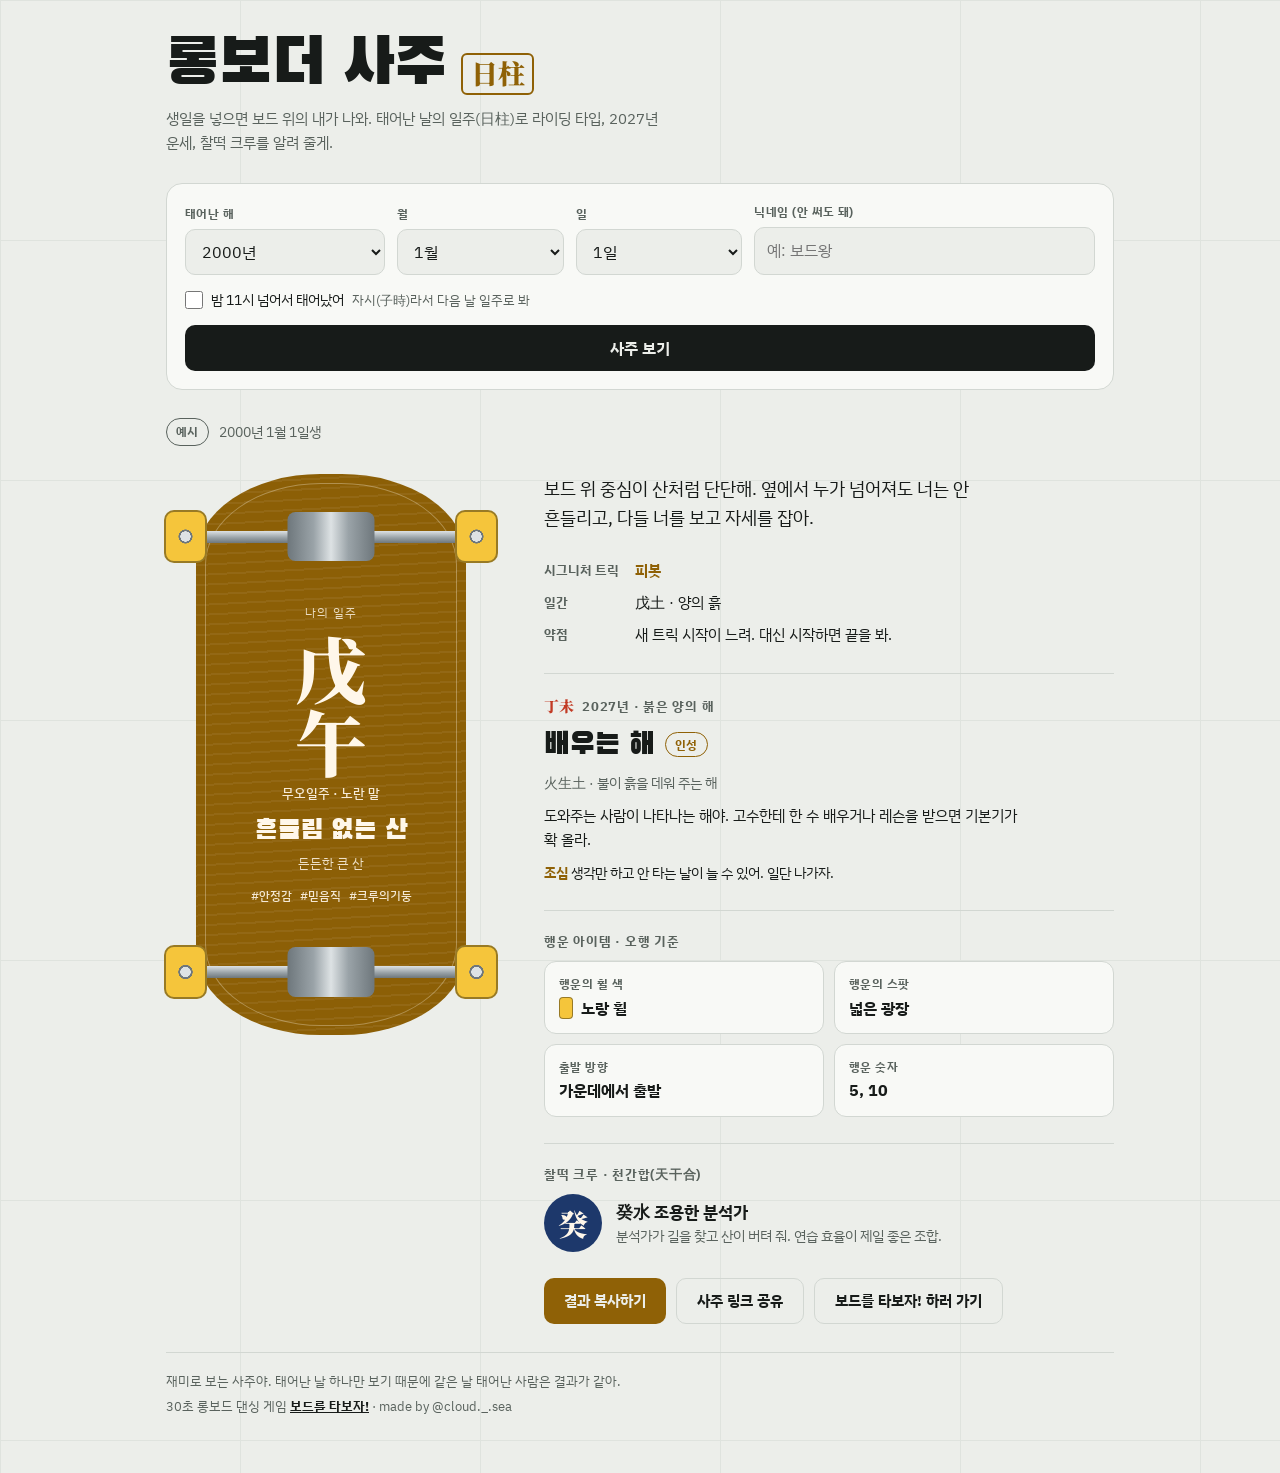
<file: saju/index.html>
<!doctype html>
<html lang="ko">
<head>
<meta charset="utf-8">
<meta name="viewport" content="width=device-width, initial-scale=1, viewport-fit=cover">
<title>롱보더 사주</title>
<meta name="description" content="생일만 넣으면 보드 위의 내가 나와. 일주로 보는 라이딩 타입, 2027년 운세, 찰떡 크루.">
<meta property="og:type" content="website">
<meta property="og:title" content="롱보더 사주">
<meta property="og:description" content="생일만 넣으면 보드 위의 내가 나와. 일주로 보는 라이딩 타입, 2027년 운세, 찰떡 크루.">
<meta property="og:image" content="https://longboard-saju.vercel.app/og-image.png">
<meta property="og:image:width" content="1200">
<meta property="og:image:height" content="630">
<meta property="og:url" content="https://longboard-saju.vercel.app/">
<meta name="twitter:card" content="summary_large_image">
<meta name="twitter:image" content="https://longboard-saju.vercel.app/og-image.png">
<meta name="theme-color" content="#101312">
<link rel="icon" href="data:image/svg+xml,%3Csvg xmlns='http://www.w3.org/2000/svg' viewBox='0 0 32 32'%3E%3Crect x='9' y='2' width='14' height='28' rx='7' fill='%238C5F06'/%3E%3Crect x='5' y='6' width='4' height='6' rx='1.5' fill='%23F5C53B'/%3E%3Crect x='23' y='6' width='4' height='6' rx='1.5' fill='%23F5C53B'/%3E%3Crect x='5' y='20' width='4' height='6' rx='1.5' fill='%23F5C53B'/%3E%3Crect x='23' y='20' width='4' height='6' rx='1.5' fill='%23F5C53B'/%3E%3C/svg%3E">
<style>
:root { color-scheme: light; padding-top: env(safe-area-inset-top, 0px); padding-bottom: env(safe-area-inset-bottom, 0px); }
body { margin: 0; }
img { max-width: 100%; }
[hidden] { display: none !important; }
</style>
<link rel="preconnect" href="https://fonts.googleapis.com">
<link rel="preconnect" href="https://fonts.gstatic.com" crossorigin>
<link rel="stylesheet" href="https://fonts.googleapis.com/css2?family=Black+Han+Sans&family=IBM+Plex+Sans+KR:wght@400;500;700&family=Noto+Serif+KR:wght@900&display=swap">
<style>
/* Layout: 스케이트장 콘크리트 바닥 위에 결과를 롱보드 데크(바닥면) 모양 카드로 올린다. 휠 색 = 행운의 휠 색, 데크 색 = 일간 오행. */
:root {
  --bg: #ECEEEA; --surface: #F8F9F6; --ink: #171B19; --muted: #59625D; --line: #D2D7D2; --seam: #DFE3DE;
  --wood: #237A4D; --fire: #C23A24; --earth: #8F6106; --metal: #536070; --water: #2A4E8C;
  --deck-wood: #1F6B45; --deck-fire: #B3311E; --deck-earth: #8C5F06; --deck-metal: #4A5662; --deck-water: #1D386B;
  --on-deck: #FFF7EA; --deck-line: rgb(255 247 234 / .32); --grain: rgb(255 255 255 / .06);
  --truck: #9AA3A8; --truck-hi: #DDE2E4; --truck-lo: #6E777C;
  --w-wood: #3FBF6F; --w-fire: #F0473A; --w-earth: #F5C53B; --w-metal: #F4F5F2; --w-water: #24315C; --w-edge: rgb(0 0 0 / .38);
  --el: var(--earth); --deck: var(--deck-earth); --wheel: var(--w-earth);
  --year: var(--fire);
  --f-display: "Black Han Sans", "Apple SD Gothic Neo", "Malgun Gothic", sans-serif;
  --f-body: "IBM Plex Sans KR", "Apple SD Gothic Neo", "Malgun Gothic", system-ui, sans-serif;
  --f-han: "Noto Serif KR", "Songti SC", "Batang", serif;
}
@media (prefers-color-scheme: dark) {
  :root:not([data-theme="light"]) {
    --bg: #101312; --surface: #191D1B; --ink: #E6EAE5; --muted: #9AA49E; --line: #2C332F; --seam: #1A1F1C;
    --wood: #63C892; --fire: #FF7D61; --earth: #E8B94A; --metal: #B9C4CF; --water: #8DB0EE;
    color-scheme: dark;
  }
}
:root[data-theme="dark"] {
  --bg: #101312; --surface: #191D1B; --ink: #E6EAE5; --muted: #9AA49E; --line: #2C332F; --seam: #1A1F1C;
  --wood: #63C892; --fire: #FF7D61; --earth: #E8B94A; --metal: #B9C4CF; --water: #8DB0EE;
  color-scheme: dark;
}

* { box-sizing: border-box; }
html { -webkit-text-size-adjust: 100%; }
body {
  background-color: var(--bg);
  background-image:
    linear-gradient(var(--seam) 1px, transparent 1px),
    linear-gradient(90deg, var(--seam) 1px, transparent 1px);
  background-size: 240px 240px;
  color: var(--ink);
  font-family: var(--f-body);
  font-size: 15px;
  line-height: 1.6;
}
.wrap {
  max-width: 980px;
  margin: 0 auto;
  padding-block: 32px 56px;
  padding-left: max(16px, env(safe-area-inset-left, 0px));
  padding-right: max(16px, env(safe-area-inset-right, 0px));
  display: grid;
  gap: 28px;
}

/* 머리말 */
.hd { display: grid; gap: 8px; }
.hd h1 {
  margin: 0;
  font-family: var(--f-display);
  font-weight: 400;
  font-size: clamp(40px, 9vw, 64px);
  line-height: 1.05;
  letter-spacing: -0.01em;
  display: flex; align-items: baseline; gap: 14px; flex-wrap: wrap;
}
.hd h1 .han {
  font-family: var(--f-han); font-weight: 900;
  font-size: .42em; color: var(--el);
  border: 2px solid currentColor; border-radius: 6px;
  padding: 2px 8px 4px; line-height: 1.2;
  transition: color .3s;
}
.hd p { margin: 0; color: var(--muted); max-width: 56ch; text-wrap: pretty; }

/* 입력 */
.form {
  background: var(--surface);
  border: 1px solid var(--line);
  border-radius: 16px;
  padding: 18px;
  display: flex; flex-wrap: wrap; gap: 14px 12px; align-items: end;
}
.field { display: grid; gap: 6px; min-width: 0; }
.field label, .lbl {
  font-size: 12px; font-weight: 700; color: var(--muted); letter-spacing: .04em;
}
.field.y { flex: 1 1 110px; }
.field.m, .field.d { flex: 1 1 76px; }
.field.n { flex: 2 1 160px; }
select, input[type="text"] {
  font: inherit; font-size: 16px; color: var(--ink);
  background: var(--bg); border: 1px solid var(--line); border-radius: 10px;
  padding: 10px 12px; width: 100%; min-height: 44px;
  font-variant-numeric: tabular-nums;
}
select:focus-visible, input:focus-visible, button:focus-visible, a:focus-visible {
  outline: 3px solid var(--el); outline-offset: 2px;
}
.late {
  flex: 1 1 100%;
  display: flex; align-items: center; gap: 8px; flex-wrap: wrap;
  font-size: 14px;
}
.late input { width: 18px; height: 18px; accent-color: var(--el); margin: 0; }
.late small { color: var(--muted); font-size: 12.5px; }
.go {
  flex: 1 1 140px;
  font: inherit; font-weight: 700; font-size: 16px;
  min-height: 46px; border: 0; border-radius: 10px; cursor: pointer;
  background: var(--ink); color: var(--bg);
}
.go:hover { filter: brightness(1.1); }

/* 결과 */
.result { display: grid; gap: 28px; }
.rhead { display: flex; align-items: center; gap: 10px; flex-wrap: wrap; margin: 0; color: var(--muted); font-size: 14px; }
.chip {
  font-size: 12px; font-weight: 700; letter-spacing: .04em;
  padding: 3px 9px; border-radius: 999px;
  border: 1.5px solid var(--muted); color: var(--muted);
}
.rgrid { display: grid; gap: 32px; }
@media (min-width: 780px) {
  .rgrid { grid-template-columns: 330px minmax(0, 1fr); gap: 48px; align-items: start; }
  .stage { position: sticky; top: calc(env(safe-area-inset-top, 0px) + 16px); }
}

.stage { display: grid; place-items: center; padding-inline: 30px; perspective: 1400px; }
.deck {
  position: relative;
  width: min(270px, 100%);
  aspect-ratio: 1 / 2.08;
  border-radius: 46% / 15%;
  background:
    repeating-linear-gradient(177deg, var(--grain) 0 2px, transparent 2px 10px),
    var(--deck);
  color: var(--on-deck);
  transform-style: preserve-3d;
  transition: background-color .3s;
}
.deck::before {
  content: ""; position: absolute; inset: 9px;
  border: 1.5px solid var(--deck-line); border-radius: 46% / 15%;
  pointer-events: none;
}
.deck.flip { animation: flip .8s cubic-bezier(.3, .7, .3, 1); }
@keyframes flip {
  0% { transform: translateY(0) rotateY(0); }
  35% { transform: translateY(-26px) rotateY(160deg); }
  100% { transform: translateY(0) rotateY(360deg); }
}
.truck {
  position: absolute; left: -12%; right: -12%; height: 9.5%;
  display: flex; justify-content: space-between; align-items: center;
}
.truck.t1 { top: 6.5%; }
.truck.t2 { bottom: 6.5%; }
.truck::before {
  content: ""; position: absolute; left: 8%; right: 8%; top: 50%; height: 12px; transform: translateY(-50%);
  background: linear-gradient(var(--truck-hi), var(--truck) 55%, var(--truck-lo));
  border-radius: 6px;
}
.truck::after {
  content: ""; position: absolute; left: 50%; top: 4%; bottom: 4%; width: 26%; transform: translateX(-50%);
  background: linear-gradient(90deg, var(--truck-lo), var(--truck) 30%, var(--truck-hi) 50%, var(--truck) 70%, var(--truck-lo));
  border-radius: 8px;
}
.wheel {
  position: relative; z-index: 1;
  width: 13%; height: 100%;
  border-radius: 10px;
  background:
    radial-gradient(circle at 50% 50%, var(--truck-hi) 0 16%, var(--truck-lo) 17% 22%, transparent 23%),
    var(--wheel);
  border: 2px solid var(--w-edge);
  transition: background-color .3s;
}
.face {
  position: absolute; inset: 19% 9%;
  display: flex; flex-direction: column; align-items: center; justify-content: center;
  text-align: center; gap: 4px;
}
.face .who { font-size: 12px; letter-spacing: .08em; opacity: .82; margin: 0; max-width: 100%; overflow-wrap: anywhere; }
.pillar {
  font-family: var(--f-han); font-weight: 900;
  font-size: clamp(56px, 19vw, 72px); line-height: 1.02;
  display: grid; margin: 4px 0 2px;
}
.face .ko { font-size: 13px; font-weight: 500; margin: 0 0 8px; opacity: .92; }
.face h2 {
  margin: 0; font-family: var(--f-display); font-weight: 400;
  font-size: 27px; line-height: 1.15; text-wrap: balance;
}
.face .sub { margin: 2px 0 0; font-size: 13px; opacity: .85; }
.face .tags { margin: 8px 0 0; font-size: 12px; font-weight: 500; opacity: .9; display: flex; flex-wrap: wrap; justify-content: center; gap: 2px 8px; }

/* 풀이 */
.detail { display: grid; gap: 26px; min-width: 0; }
.lede { margin: 0; font-size: 18px; line-height: 1.65; max-width: 40ch; text-wrap: pretty; }
.facts { display: grid; grid-template-columns: max-content minmax(0, 1fr); gap: 8px 16px; margin: 0; }
.facts dt { font-size: 13px; font-weight: 700; color: var(--muted); padding-top: 1px; }
.facts dd { margin: 0; }
.facts .trick { font-weight: 700; color: var(--el); }

.block { display: grid; gap: 10px; padding-top: 20px; border-top: 1.5px solid var(--line); }
.eyebrow { margin: 0; font-size: 12.5px; font-weight: 700; letter-spacing: .06em; color: var(--muted); display: flex; gap: 8px; align-items: center; flex-wrap: wrap; }
.eyebrow .yh { font-family: var(--f-han); font-weight: 900; font-size: 15px; color: var(--year); letter-spacing: 0; }
.block h3 { margin: 0; font-family: var(--f-display); font-weight: 400; font-size: 30px; line-height: 1.15; }
.block h3 .rel {
  font-family: var(--f-body); font-size: 12px; font-weight: 700; letter-spacing: .04em;
  vertical-align: middle; margin-left: 10px; padding: 3px 9px; border-radius: 999px;
  color: var(--el); border: 1.5px solid currentColor;
}
.block p { margin: 0; max-width: 54ch; text-wrap: pretty; }
.block .how { font-size: 13.5px; color: var(--muted); }
.block .care { font-size: 14px; }
.block .care b { color: var(--el); }

.lucky { display: grid; grid-template-columns: repeat(2, minmax(0, 1fr)); gap: 10px; margin: 0; }
.lucky div {
  background: var(--surface); border: 1px solid var(--line); border-radius: 12px;
  padding: 12px 14px; display: grid; gap: 2px; min-width: 0;
}
.lucky dt { font-size: 12px; font-weight: 700; color: var(--muted); letter-spacing: .04em; }
.lucky dd { margin: 0; font-weight: 700; font-size: 16px; display: flex; align-items: center; gap: 8px; overflow-wrap: anywhere; font-variant-numeric: tabular-nums; }
.sw { width: 14px; height: 22px; border-radius: 4px; background: var(--wheel); border: 1.5px solid var(--w-edge); flex: none; }

.match { display: grid; grid-template-columns: auto minmax(0, 1fr); gap: 14px; align-items: center; }
.mhan {
  width: 58px; height: 58px; border-radius: 50%;
  display: grid; place-items: center;
  font-family: var(--f-han); font-weight: 900; font-size: 30px; line-height: 1;
  color: var(--on-deck); background: var(--pdeck, var(--deck));
}
.match strong { font-size: 17px; display: block; }
.match p { color: var(--muted); font-size: 14px; }

.actions { display: flex; flex-wrap: wrap; gap: 10px; }
.btn {
  font: inherit; font-weight: 700; font-size: 15px;
  min-height: 46px; padding: 0 20px; border-radius: 10px; cursor: pointer;
  display: inline-flex; align-items: center; justify-content: center; text-decoration: none;
}
.btn.pri { background: var(--el); color: var(--bg); border: 0; }
.btn.sec { background: transparent; color: var(--ink); border: 1.5px solid var(--line); }
.btn:hover { filter: brightness(1.08); }
.fallback { width: 100%; min-height: 120px; font: inherit; font-size: 14px; color: var(--ink); background: var(--surface); border: 1px solid var(--line); border-radius: 10px; padding: 12px; }

.ft { color: var(--muted); font-size: 13px; display: grid; gap: 4px; border-top: 1px solid var(--line); padding-top: 18px; }
.ft p { margin: 0; }
.ft a { color: var(--ink); font-weight: 700; }

.toast {
  position: fixed; left: 50%; bottom: calc(20px + env(safe-area-inset-bottom, 0px));
  transform: translate(-50%, 20px); opacity: 0; pointer-events: none;
  background: var(--ink); color: var(--bg);
  padding: 10px 18px; border-radius: 999px; font-weight: 700; font-size: 14px;
  transition: opacity .2s, transform .2s; max-width: calc(100% - 32px); text-align: center;
}
.toast.on { opacity: 1; transform: translate(-50%, 0); }

/* 오행별 색 */
[data-el="wood"]  { --el: var(--wood);  --deck: var(--deck-wood);  --wheel: var(--w-wood); }
[data-el="fire"]  { --el: var(--fire);  --deck: var(--deck-fire);  --wheel: var(--w-fire); }
[data-el="earth"] { --el: var(--earth); --deck: var(--deck-earth); --wheel: var(--w-earth); }
[data-el="metal"] { --el: var(--metal); --deck: var(--deck-metal); --wheel: var(--w-metal); }
[data-el="water"] { --el: var(--water); --deck: var(--deck-water); --wheel: var(--w-water); }
[data-p="wood"]  { --pdeck: var(--deck-wood); }
[data-p="fire"]  { --pdeck: var(--deck-fire); }
[data-p="earth"] { --pdeck: var(--deck-earth); }
[data-p="metal"] { --pdeck: var(--deck-metal); }
[data-p="water"] { --pdeck: var(--deck-water); }

@media (prefers-reduced-motion: reduce) {
  .deck.flip { animation: none; }
  .toast, .deck, .wheel, .hd h1 .han { transition: none; }
}
</style>
</head>
<body>

<div class="wrap" id="app" data-el="earth">
  <header class="hd">
    <h1>롱보더 사주 <span class="han">日柱</span></h1>
    <p>생일을 넣으면 보드 위의 내가 나와. 태어난 날의 일주(日柱)로 라이딩 타입, 2027년 운세, 찰떡 크루를 알려 줄게.</p>
  </header>

  <form class="form" id="form" autocomplete="off">
    <div class="field y"><label for="fy">태어난 해</label><select id="fy"></select></div>
    <div class="field m"><label for="fm">월</label><select id="fm"></select></div>
    <div class="field d"><label for="fd">일</label><select id="fd"></select></div>
    <div class="field n"><label for="fn">닉네임 (안 써도 돼)</label><input type="text" id="fn" maxlength="12" placeholder="예: 보드왕"></div>
    <label class="late" for="fl"><input type="checkbox" id="fl"> 밤 11시 넘어서 태어났어 <small>자시(子時)라서 다음 날 일주로 봐</small></label>
    <button class="go" type="submit">사주 보기</button>
  </form>

  <section class="result" id="result" aria-live="polite">
    <p class="rhead"><span class="chip" id="exChip">예시</span><span id="born">2000년 1월 1일생</span></p>
    <div class="rgrid">
      <div class="stage">
        <div class="deck" id="deck">
          <span class="truck t1"><i class="wheel"></i><i class="wheel"></i></span>
          <div class="face">
            <p class="who" id="dWho">나의 일주</p>
            <div class="pillar" aria-hidden="true"><span id="dStem">戊</span><span id="dBr">午</span></div>
            <p class="ko" id="dKo">무오일주 · 노란 말</p>
            <h2 id="dName">흔들림 없는 산</h2>
            <p class="sub" id="dSub">든든한 큰 산</p>
            <p class="tags" id="dTags"></p>
          </div>
          <span class="truck t2"><i class="wheel"></i><i class="wheel"></i></span>
        </div>
      </div>

      <div class="detail">
        <p class="lede" id="tDesc"></p>
        <dl class="facts">
          <dt>시그니처 트릭</dt><dd class="trick" id="tTrick"></dd>
          <dt>일간</dt><dd id="tStem"></dd>
          <dt>약점</dt><dd id="tWeak"></dd>
        </dl>

        <div class="block">
          <p class="eyebrow"><span class="yh">丁未</span> 2027년 · 붉은 양의 해</p>
          <h3><span id="yTitle"></span><span class="rel" id="yRel"></span></h3>
          <p class="how" id="yHow"></p>
          <p id="yBody"></p>
          <p class="care"><b>조심</b> <span id="yCare"></span></p>
        </div>

        <div class="block">
          <p class="eyebrow">행운 아이템 · 오행 기준</p>
          <dl class="lucky">
            <div><dt>행운의 휠 색</dt><dd><span class="sw" aria-hidden="true"></span><span id="lWheel"></span></dd></div>
            <div><dt>행운의 스팟</dt><dd id="lSpot"></dd></div>
            <div><dt>출발 방향</dt><dd id="lDir"></dd></div>
            <div><dt>행운 숫자</dt><dd id="lNum"></dd></div>
          </dl>
        </div>

        <div class="block">
          <p class="eyebrow">찰떡 크루 · 천간합(天干合)</p>
          <div class="match" id="match">
            <span class="mhan" id="mHan">癸</span>
            <div><strong id="mName"></strong><p id="mLine"></p></div>
          </div>
        </div>

        <div class="actions">
          <button class="btn pri" type="button" id="copy">결과 복사하기</button>
          <button class="btn sec" type="button" id="share">사주 링크 공유</button>
          <a class="btn sec" href="https://minilongboard.vercel.app" target="_blank" rel="noopener">보드를 타보자! 하러 가기</a>
        </div>
        <textarea class="fallback" id="fallback" readonly hidden aria-label="복사할 결과"></textarea>
      </div>
    </div>
  </section>

  <footer class="ft">
    <p>재미로 보는 사주야. 태어난 날 하나만 보기 때문에 같은 날 태어난 사람은 결과가 같아.</p>
    <p>30초 롱보드 댄싱 게임 <a href="https://minilongboard.vercel.app" target="_blank" rel="noopener">보드를 타보자!</a> · made by @cloud._.sea</p>
  </footer>
</div>
<div class="toast" id="toast" role="status"></div>

<script>
(() => {
  const STEM = ["甲","乙","丙","丁","戊","己","庚","辛","壬","癸"];
  const STEM_KO = ["갑","을","병","정","무","기","경","신","임","계"];
  const BR = ["子","丑","寅","卯","辰","巳","午","未","申","酉","戌","亥"];
  const BR_KO = ["자","축","인","묘","진","사","오","미","신","유","술","해"];
  const ANIMAL = ["쥐","소","호랑이","토끼","용","뱀","말","양","원숭이","닭","개","돼지"];
  const EL = ["wood","fire","earth","metal","water"];
  const EL_HAN = ["木","火","土","金","水"];
  const EL_KO = ["나무","불","흙","쇠","물"];
  const EL_COLOR = ["푸른","붉은","노란","하얀","검은"];

  const TYPES = [
    { name: "직진 크로스스텝러", sub: "곧게 뻗은 큰 나무", tags: ["#꾸준함","#라인장인","#크루리더"], trick: "크로스스텝",
      desc: "한 번 정한 라인은 끝까지 가. 데크 끝에서 끝까지 걸어가는 크로스스텝이 제일 잘 어울리는 타입이야. 말없이 앞장서도 다들 따라와.",
      weak: "방향을 트는 피봇은 은근히 미루는 편." },
    { name: "플로우 댄서", sub: "바람 타는 덩굴", tags: ["#유연함","#연결장인","#분위기메이커"], trick: "피터팬",
      desc: "어떤 노면이든 금방 맞춰 타. 트릭과 트릭 사이 연결이 부드러워서 영상이 끊기지 않고 이어져.",
      weak: "유행 따라가다 내 스타일을 잊을 때가 있어." },
    { name: "무대 체질 쇼맨", sub: "한낮의 태양", tags: ["#존재감","#빅트릭","#관객환영"], trick: "빅 노컴플라이",
      desc: "보는 사람이 많을수록 더 잘 타. 큰 트릭 하나로 공원 분위기를 바꿔 놓는 타입이야.",
      weak: "카메라가 없으면 연습할 맛이 안 남." },
    { name: "노을 감성 필르머", sub: "밤을 밝히는 촛불", tags: ["#감성","#디테일","#야간라이딩"], trick: "고스트라이드",
      desc: "해 질 녘 강변에서 혼자 타는 시간을 좋아해. 남들이 놓치는 장면까지 영상에 담는 눈이 있어.",
      weak: "각도 잡다가 해가 다 져 버림." },
    { name: "흔들림 없는 산", sub: "든든한 큰 산", tags: ["#안정감","#믿음직","#크루의기둥"], trick: "피봇",
      desc: "보드 위 중심이 산처럼 단단해. 옆에서 누가 넘어져도 너는 안 흔들리고, 다들 너를 보고 자세를 잡아.",
      weak: "새 트릭 시작이 느려. 대신 시작하면 끝을 봐." },
    { name: "기본기 장인", sub: "매일 가꾸는 밭", tags: ["#성실","#정확함","#연습벌레"], trick: "셔빗",
      desc: "화려한 것보다 매일 조금씩. 스텝 하나하나가 정확해서 고수들이 먼저 알아봐.",
      weak: "완벽해질 때까지 남 앞에서 안 보여 줌." },
    { name: "끝장 도전러", sub: "단단한 바위", tags: ["#근성","#직진","#한번만더"], trick: "바디 바리얼",
      desc: "안 되는 트릭은 될 때까지 해. 넘어져도 툭툭 털고 다시 올라타는 근성이 최고야.",
      weak: "보호대 없이 일단 덤빔." },
    { name: "스타일 장인", sub: "반짝이는 보석", tags: ["#스타일","#깔끔함","#코디장인"], trick: "타이거 클로",
      desc: "같은 트릭도 네가 하면 더 예뻐 보여. 데크 그래픽부터 신발, 양말 색까지 맞추는 디테일파야.",
      weak: "신발 상할까 봐 풋브레이크를 아낌." },
    { name: "즉흥 잼 라이더", sub: "끝없는 바다", tags: ["#자유","#즉흥","#콤보머신"], trick: "크로스스텝 + 피봇 콤보",
      desc: "계획 없이 흘러가는 대로 타는데 그게 제일 멋있어. 음악만 나오면 콤보가 술술 나와.",
      weak: "어제 한 콤보를 오늘 기억 못 함." },
    { name: "조용한 분석가", sub: "촉촉한 이슬비", tags: ["#관찰력","#섬세함","#반전고수"], trick: "노컴플라이",
      desc: "고수 영상을 0.25배속으로 돌려 보는 타입. 조용히 연습하다가 어느 날 갑자기 완성해서 다들 놀라.",
      weak: "생각이 많아서 첫 시도까지 오래 걸려." },
  ];

  // 2027 丁未년(불의 해)과 내 일간 오행의 관계
  const YEAR = {
    wood:  { rel: "식상", how: "木生火 · 내가 불을 키워 주는 해", title: "보여 주는 해",
             body: "네 에너지가 트릭과 영상으로 터져 나오는 해야. 미뤄 둔 새 트릭을 완성하고 기록 영상을 남기기 좋아.",
             care: "신나서 쉬는 걸 잊기 쉬워. 체력 관리 꼭." },
    fire:  { rel: "비겁", how: "火와 火 · 같은 불이 하나 더 붙는 해", title: "크루의 해",
             body: "같이 타는 사람이 늘어나는 해야. 단체 잼이나 같이 찍는 영상에서 좋은 일이 생겨.",
             care: "은근한 경쟁심. 빌려준 장비는 돌려받기 어려울 수 있어." },
    earth: { rel: "인성", how: "火生土 · 불이 흙을 데워 주는 해", title: "배우는 해",
             body: "도와주는 사람이 나타나는 해야. 고수한테 한 수 배우거나 레슨을 받으면 기본기가 확 올라.",
             care: "생각만 하고 안 타는 날이 늘 수 있어. 일단 나가자." },
    metal: { rel: "관성", how: "火克金 · 불이 쇠를 단련하는 해", title: "도전의 해",
             body: "압박이 오는 만큼 단단해지는 해야. 대회나 챌린지처럼 목표를 정하고 연습하면 크게 늘어.",
             care: "무리하면 다쳐. 보호대는 꼭 챙겨." },
    water: { rel: "재성", how: "水克火 · 물이 불을 다루는 해", title: "득템의 해",
             body: "노력한 만큼 결과가 손에 잡히는 해야. 갖고 싶던 데크나 휠이 들어오고 연습도 보상받아.",
             care: "지름신. 장바구니는 하루 묵혔다가 결제해." },
  };

  const LUCKY = {
    wood:  { wheel: "초록", spot: "나무 그늘 공원길", dir: "동쪽", num: "3, 8" },
    fire:  { wheel: "빨강", spot: "노을 지는 강변", dir: "남쪽", num: "2, 7" },
    earth: { wheel: "노랑", spot: "넓은 광장", dir: "가운데에서", num: "5, 10" },
    metal: { wheel: "하양", spot: "매끈한 다리 밑", dir: "서쪽", num: "4, 9" },
    water: { wheel: "남색", spot: "강바람 부는 둔치", dir: "북쪽", num: "1, 6" },
  };

  // 천간합: 甲己 乙庚 丙辛 丁壬 戊癸
  const PAIR = [
    "한 명은 라인을 그리고 한 명은 디테일을 채워. 같이 타면 연습이 오래 가.",
    "부드러움과 근성이 만나서 서로 못 하던 트릭을 끌어 줘.",
    "무대는 쇼맨이, 코디는 스타일 장인이. 같이 찍으면 조회수 보장.",
    "잼 라이더가 타고 필르머가 찍으면 인생 영상이 나와.",
    "분석가가 길을 찾고 산이 버텨 줘. 연습 효율이 제일 좋은 조합.",
  ];

  const $ = (id) => document.getElementById(id);
  const app = $("app"), fy = $("fy"), fm = $("fm"), fd = $("fd"), fn = $("fn"), fl = $("fl");
  const KEY = "lbsaju:v1";
  const SITE = "https://longboard-saju.vercel.app";
  let copyText = "";

  // 일주: 율리우스 적일(JDN) 기준. 甲子일 = (JDN + 49) mod 60 == 0
  function dayPillar(y, m, d, late) {
    let days = Math.floor(Date.UTC(y, m - 1, d) / 864e5) + (late ? 1 : 0);
    const jdn = days + 2440588;
    const i = ((jdn + 49) % 60 + 60) % 60;
    return { stem: i % 10, br: i % 12 };
  }

  const daysIn = (y, m) => new Date(Date.UTC(y, m, 0)).getUTCDate();
  function opt(sel, from, to, step, fmt) {
    const cur = sel.value;
    sel.textContent = "";
    for (let v = from; step > 0 ? v <= to : v >= to; v += step) {
      const o = document.createElement("option");
      o.value = v; o.textContent = fmt(v);
      sel.appendChild(o);
    }
    if (cur && [...sel.options].some((o) => o.value === cur)) sel.value = cur;
  }
  opt(fy, 2026, 1940, -1, (v) => v + "년");
  opt(fm, 1, 12, 1, (v) => v + "월");
  function fillDays() {
    const keep = fd.value;
    opt(fd, 1, daysIn(+fy.value, +fm.value), 1, (v) => v + "일");
    if (keep && +keep > fd.options.length) fd.value = String(fd.options.length);
  }
  fy.value = "2000"; fm.value = "1"; fillDays(); fd.value = "1";
  fy.addEventListener("change", fillDays);
  fm.addEventListener("change", fillDays);

  function render(input, example) {
    const { y, m, d, late, nick } = input;
    const p = dayPillar(y, m, d, late);
    const ei = Math.floor(p.stem / 2), el = EL[ei];
    const t = TYPES[p.stem], yr = YEAR[el], lk = LUCKY[el];
    const ps = (p.stem + 5) % 10, pel = EL[Math.floor(ps / 2)];
    const yin = p.stem % 2 ? "음" : "양";
    const animal = EL_COLOR[ei] + " " + ANIMAL[p.br];

    app.dataset.el = el;
    $("exChip").hidden = !example;
    $("born").textContent = `${y}년 ${m}월 ${d}일생${late ? " · 밤 11시 이후" : ""}`;
    $("dWho").textContent = nick ? `${nick}의 일주` : "나의 일주";
    $("dStem").textContent = STEM[p.stem];
    $("dBr").textContent = BR[p.br];
    $("dKo").textContent = `${STEM_KO[p.stem]}${BR_KO[p.br]}일주 · ${animal}`;
    $("dName").textContent = t.name;
    $("dSub").textContent = t.sub;
    $("dTags").textContent = "";
    t.tags.forEach((g) => { const s = document.createElement("span"); s.textContent = g; $("dTags").appendChild(s); });

    $("tDesc").textContent = t.desc;
    $("tTrick").textContent = t.trick;
    $("tStem").textContent = `${STEM[p.stem]}${EL_HAN[ei]} · ${yin}의 ${EL_KO[ei]}`;
    $("tWeak").textContent = t.weak;

    $("yTitle").textContent = yr.title;
    $("yRel").textContent = yr.rel;
    $("yHow").textContent = yr.how;
    $("yBody").textContent = yr.body;
    $("yCare").textContent = yr.care;

    $("lWheel").textContent = lk.wheel + " 휠";
    $("lSpot").textContent = lk.spot;
    $("lDir").textContent = lk.dir + " 출발";
    $("lNum").textContent = lk.num;

    $("match").dataset.p = pel;
    $("mHan").textContent = STEM[ps];
    $("mName").textContent = `${STEM[ps]}${EL_HAN[Math.floor(ps / 2)]} ${TYPES[ps].name}`;
    $("mLine").textContent = PAIR[Math.min(p.stem, ps)];

    copyText = [
      `${nick ? nick + "의" : "나의"} 롱보더 사주`,
      `${STEM[p.stem]}${BR[p.br]}일주 · ${animal}`,
      `${t.name} (${t.sub})`,
      t.tags.join(" "),
      `시그니처 트릭: ${t.trick}`,
      `2027년: ${yr.title}`,
      `행운의 휠: ${lk.wheel} · 스팟: ${lk.spot}`,
      `찰떡 크루: ${TYPES[ps].name}(${STEM[ps]})`,
      "",
      "너도 해 봐: " + SITE,
      "롱보드 댄싱 게임: https://minilongboard.vercel.app",
    ].join("\n");
    $("fallback").hidden = true;
  }

  function readForm() {
    return { y: +fy.value, m: +fm.value, d: +fd.value, late: fl.checked, nick: fn.value.trim().slice(0, 12) };
  }

  let saved = null;
  try { saved = JSON.parse(localStorage.getItem(KEY) || "null"); } catch (e) {}
  if (saved && saved.y && saved.m && saved.d) {
    fy.value = String(saved.y); fm.value = String(saved.m); fillDays(); fd.value = String(saved.d);
    fl.checked = !!saved.late; fn.value = saved.nick || "";
    render(readForm(), false);
  } else {
    render({ y: 2000, m: 1, d: 1, late: false, nick: "" }, true);
  }

  $("form").addEventListener("submit", (e) => {
    e.preventDefault();
    const input = readForm();
    render(input, false);
    try { localStorage.setItem(KEY, JSON.stringify(input)); } catch (err) {}
    const deck = $("deck");
    deck.classList.remove("flip"); void deck.offsetWidth; deck.classList.add("flip");
    if (window.innerWidth < 780) $("result").scrollIntoView({ behavior: matchMedia("(prefers-reduced-motion: reduce)").matches ? "auto" : "smooth", block: "start" });
  });
  $("deck").addEventListener("animationend", () => $("deck").classList.remove("flip"));

  let tt;
  function toast(msg) {
    const el = $("toast"); el.textContent = msg; el.classList.add("on");
    clearTimeout(tt); tt = setTimeout(() => el.classList.remove("on"), 2200);
  }
  function showFallback() {
    const ta = $("fallback"); ta.value = copyText; ta.hidden = false; ta.focus(); ta.select();
    toast("아래 글을 길게 눌러서 복사해 줘");
  }
  $("share").addEventListener("click", async () => {
    if (navigator.share) {
      try { await navigator.share({ url: SITE }); } catch (e) {}
      return;
    }
    try { await navigator.clipboard.writeText(SITE); toast("링크를 복사했어"); }
    catch (e) { const ta = $("fallback"); ta.value = SITE; ta.hidden = false; ta.focus(); ta.select(); toast("아래 링크를 길게 눌러서 복사해 줘"); }
  });
  $("copy").addEventListener("click", () => {
    try {
      navigator.clipboard.writeText(copyText).then(() => toast("복사했어. 카톡에 붙여 넣어 봐!"), showFallback);
    } catch (e) { showFallback(); }
  });
})();
</script>
</body>
</html>
</file>
